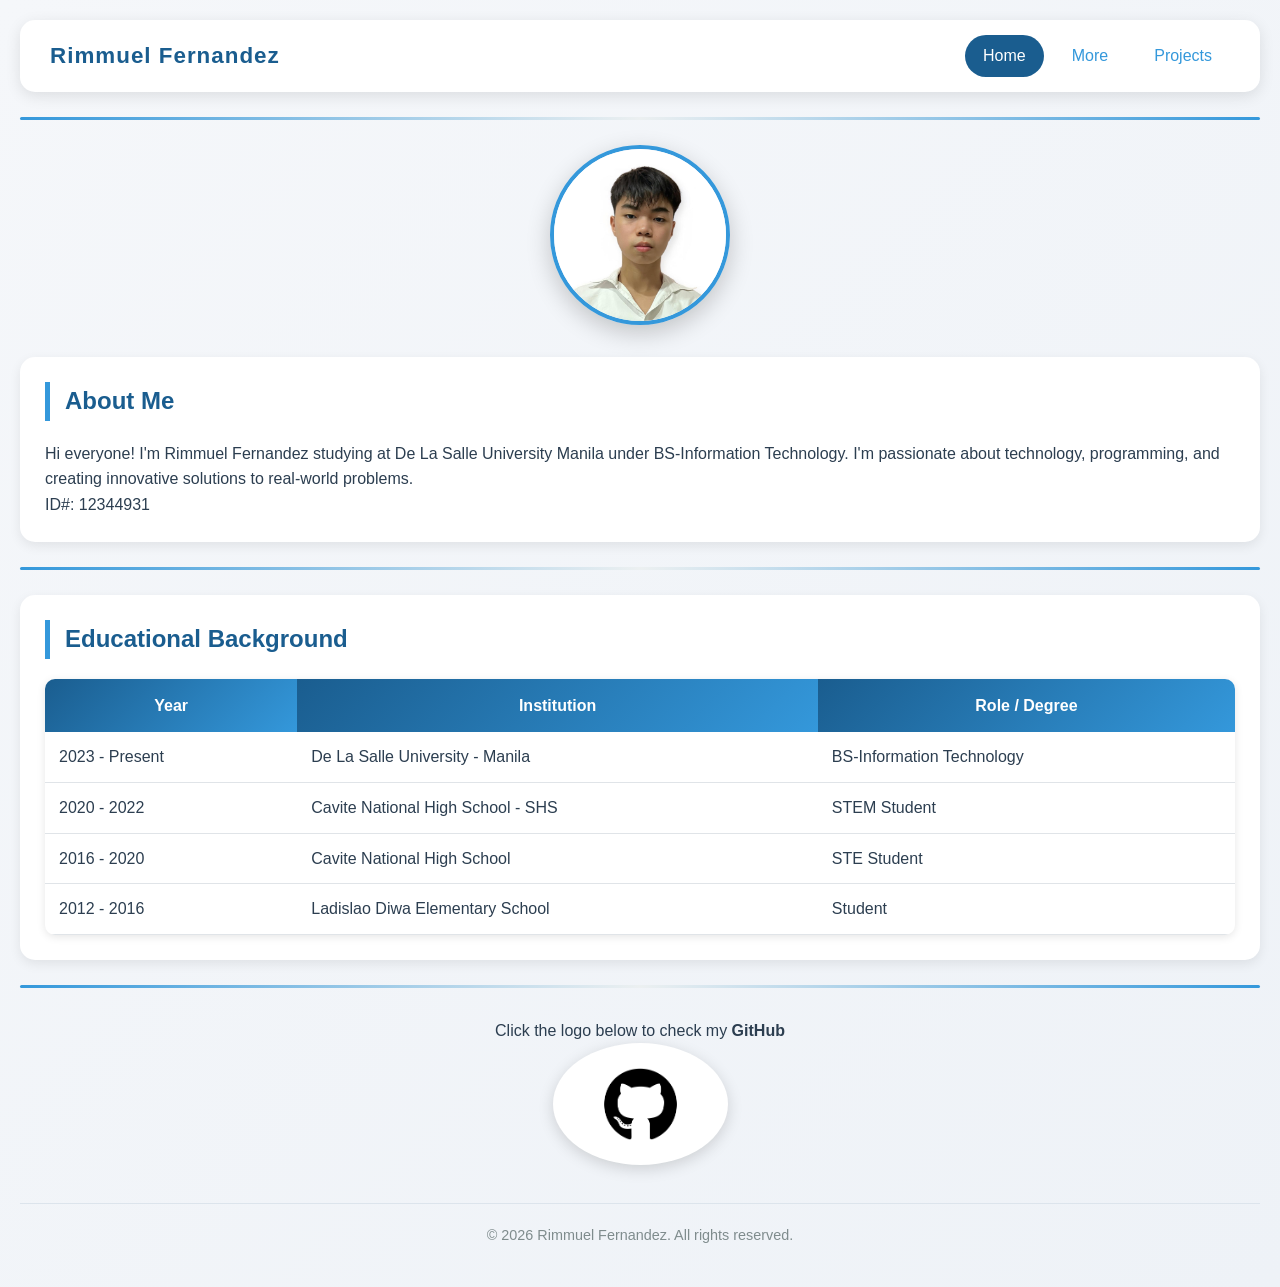
<file: index.html>
<!DOCTYPE html>



<head>
    <meta charset="UTF-8">
    <meta name="viewport" content="width=device-width, initial-scale=1.0">
    <title>Rimmuel Fernandez | Homepage</title>
    <link rel="stylesheet" href="style.css">

</head>

<body>

    <nav class="navbar">
        <div class="nav-brand">Rimmuel Fernandez</div>
        <div class="nav-links">
            <a href="index.html" class="active">Home</a>
            <a href="more.html">More</a>
            <a href="projects.html">Projects</a>
        </div>
    </nav>

    <hr class="divider">


    <div class="profile-container">
        <img src="picture1.jpg" alt="Rimmuel Fernandez profile photo" class="profile-img">
    
    </div>

    <section class="about-section">
        <h2>About Me</h2>
        <p>Hi everyone! I'm Rimmuel Fernandez studying at De La Salle University Manila under BS-Information Technology. I'm passionate about technology, programming, and creating innovative solutions to real-world problems.</p> 
        <p> ID#: 12344931</p>
    </section>

    <hr class="divider">


    <section class="education-section">
        <h2>Educational Background</h2>
        
        <table class="education-table">
            <thead>
                <tr>
                    <th>Year</th>
                    <th>Institution</th>
                    <th>Role / Degree</th>
                </tr>
            </thead>
            <tbody>
                <tr>
                    <td>2023 - Present</td>
                    <td>De La Salle University - Manila</td>
                    <td>BS-Information Technology</td>
                </tr>
                <tr>
                    <td>2020 - 2022</td>
                    <td>Cavite National High School - SHS</td>
                    <td>STEM Student</td>
                </tr>
                <tr>
                    <td>2016 - 2020</td>
                    <td>Cavite National High School</td>
                    <td>STE Student</td>
                </tr>
                <tr>
                    <td>2012 - 2016</td>
                    <td>Ladislao Diwa Elementary School</td>
                    <td>Student</td>
                </tr>
            </tbody>
        </table>
    </section>

    <hr class="divider">

    <div class="github-section">
        <p>Click the logo below to check my <strong>GitHub</strong></p>
        <a href="https://github.com/rienxyz" target="_blank" class="github-link">
            <img src="GitHub-Logo.png" alt="GitHub logo" class="github-logo">
        </a>
    </div>

    <footer class="footer">
        <p>&copy; 2026 Rimmuel Fernandez. All rights reserved.</p>
    </footer>
</body>
</html>
</file>
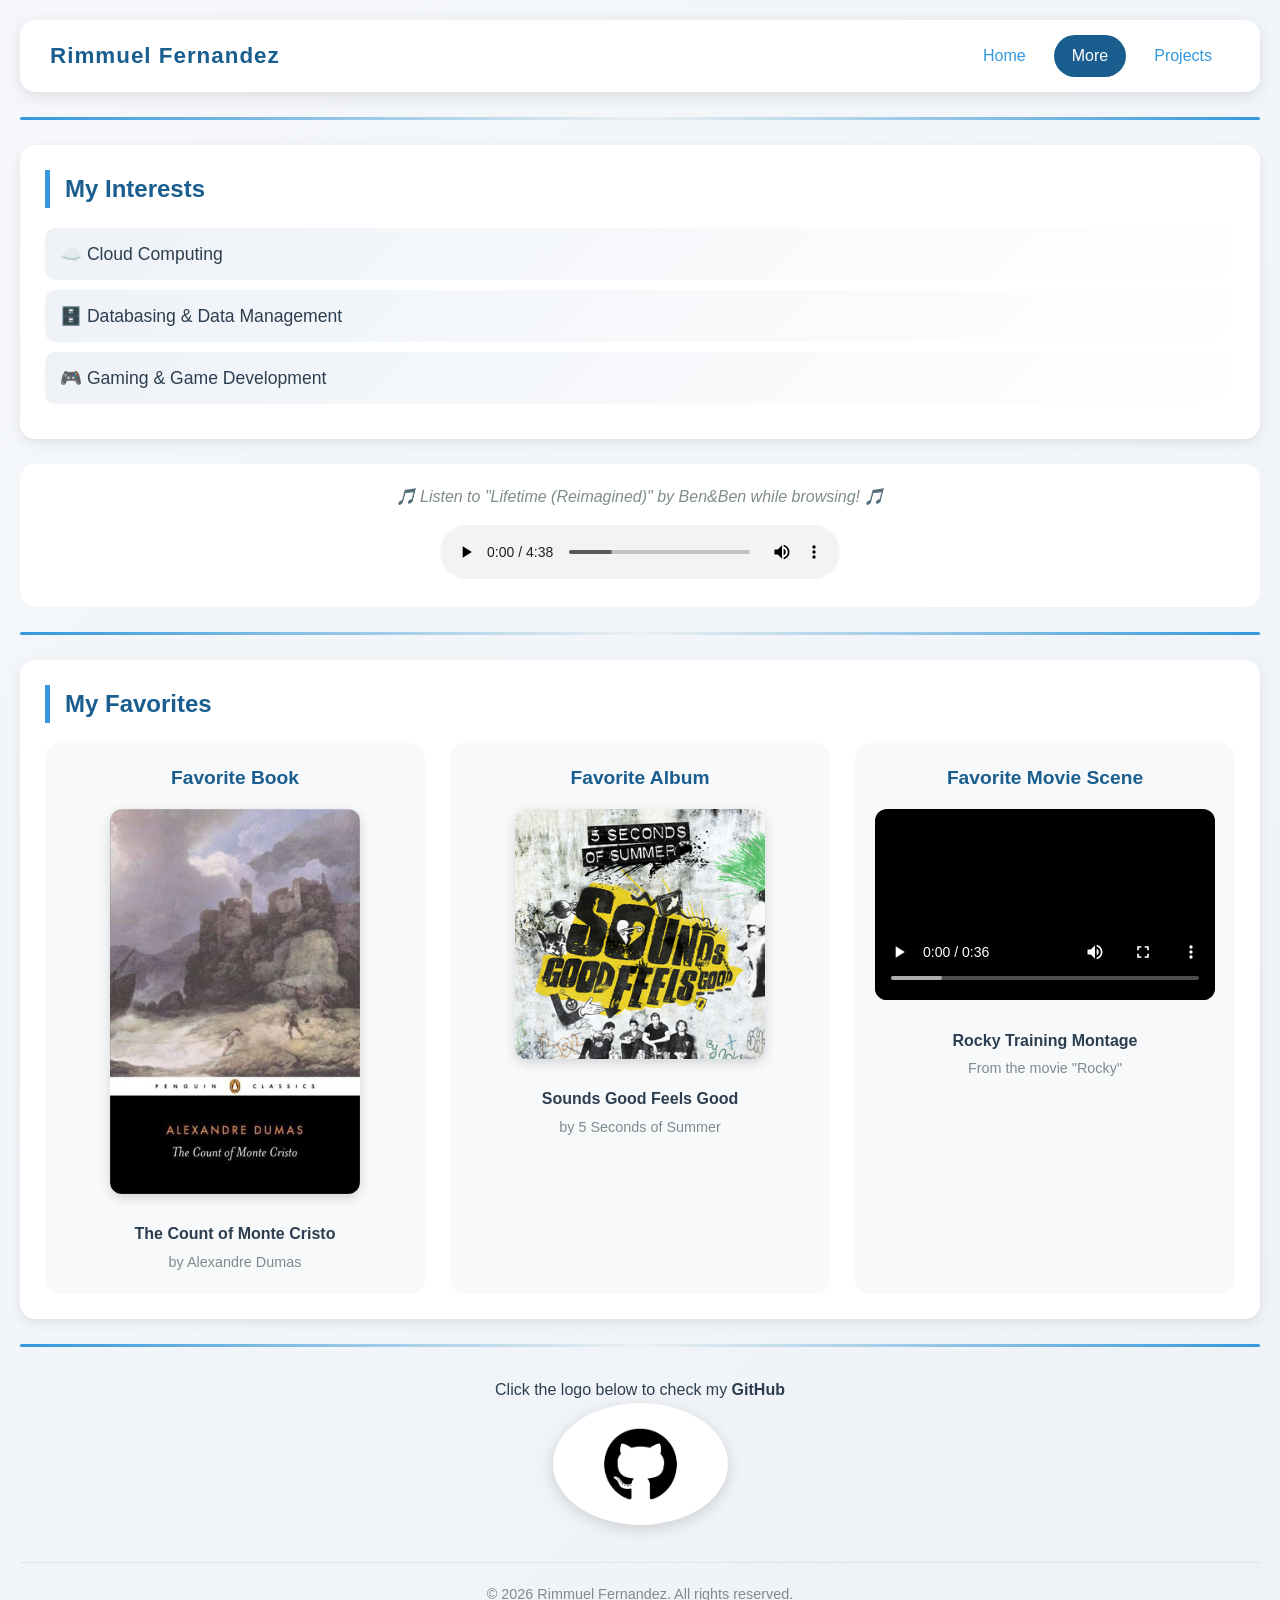
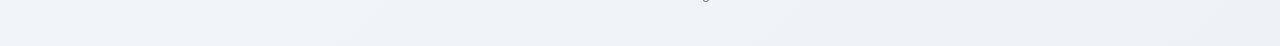
<file: more.html>
<!DOCTYPE html>


<head>
    <meta charset="UTF-8">
    <meta name="viewport" content="width=device-width, initial-scale=1.0">
    <title>Rimmuel Fernandez | More About Me</title>
    <link rel="stylesheet" href="style.css">
</head>

<body>
  
    <nav class="navbar">
        <div class="nav-brand">Rimmuel Fernandez</div>
        <div class="nav-links">
            <a href="index.html">Home</a>
            <a href="more.html" class="active">More</a>
            <a href="projects.html">Projects</a>
        </div>
    </nav>

    <hr class="divider">


    <section class="interests-section">
        <h2>My Interests</h2>
        <ul class="interests-list">
            <li>☁️ Cloud Computing</li>
            <li>🗄️ Databasing & Data Management</li>
            <li>🎮 Gaming & Game Development</li>
        </ul>
    </section>

  
    <div class="music-player">
        <p class="music-note">🎵 Listen to "Lifetime (Reimagined)" by Ben&Ben while browsing! 🎵</p>
        <audio controls class="audio-player">
            <source src="Ben&Ben - Lifetime (Reimagined).mp3" type="audio/mpeg">
            Your browser does not support the audio element.
        </audio>
    </div>

    <hr class="divider">

  
    <section class="favorites-section">
        <h2>My Favorites</h2>
        
        <div class="favorites-grid">
            <div class="favorite-card">
                <h3>Favorite Book</h3>
                <img src="favbook.jpg" alt="The Count of Monte Cristo book cover" class="favorite-img">
                <p class="favorite-title">The Count of Monte Cristo</p>
                <p class="favorite-author">by Alexandre Dumas</p>
            </div>

            <div class="favorite-card">
                <h3>Favorite Album</h3>
                <img src="favalbum.png" alt="Sounds Good Feels Good album cover" class="favorite-img">
                <p class="favorite-title">Sounds Good Feels Good</p>
                <p class="favorite-author">by 5 Seconds of Summer</p>
            </div>

            <div class="favorite-card">
                <h3>Favorite Movie Scene</h3>
                <video class="favorite-video" controls>
                    <source src="Rockyscenecorrect.mp4" type="video/mp4">
                    <source src="rockyscenewebm.webm" type="video/webm">
                    Your browser does not support the video tag.
                </video>
                <p class="favorite-title">Rocky Training Montage</p>
                <p class="favorite-author">From the movie "Rocky"</p>
            </div>
        </div>
    </section>

    <hr class="divider">

   
    <div class="github-section">
        <p>Click the logo below to check my <strong>GitHub</strong></p>
        <a href="https://github.com/rienxyz" target="_blank" class="github-link">
            <img src="GitHub-Logo.png" alt="GitHub logo" class="github-logo">
        </a>
    </div>

    <footer class="footer">
        <p>&copy; 2026 Rimmuel Fernandez. All rights reserved.</p>
    </footer>
</body>
</html>
</file>
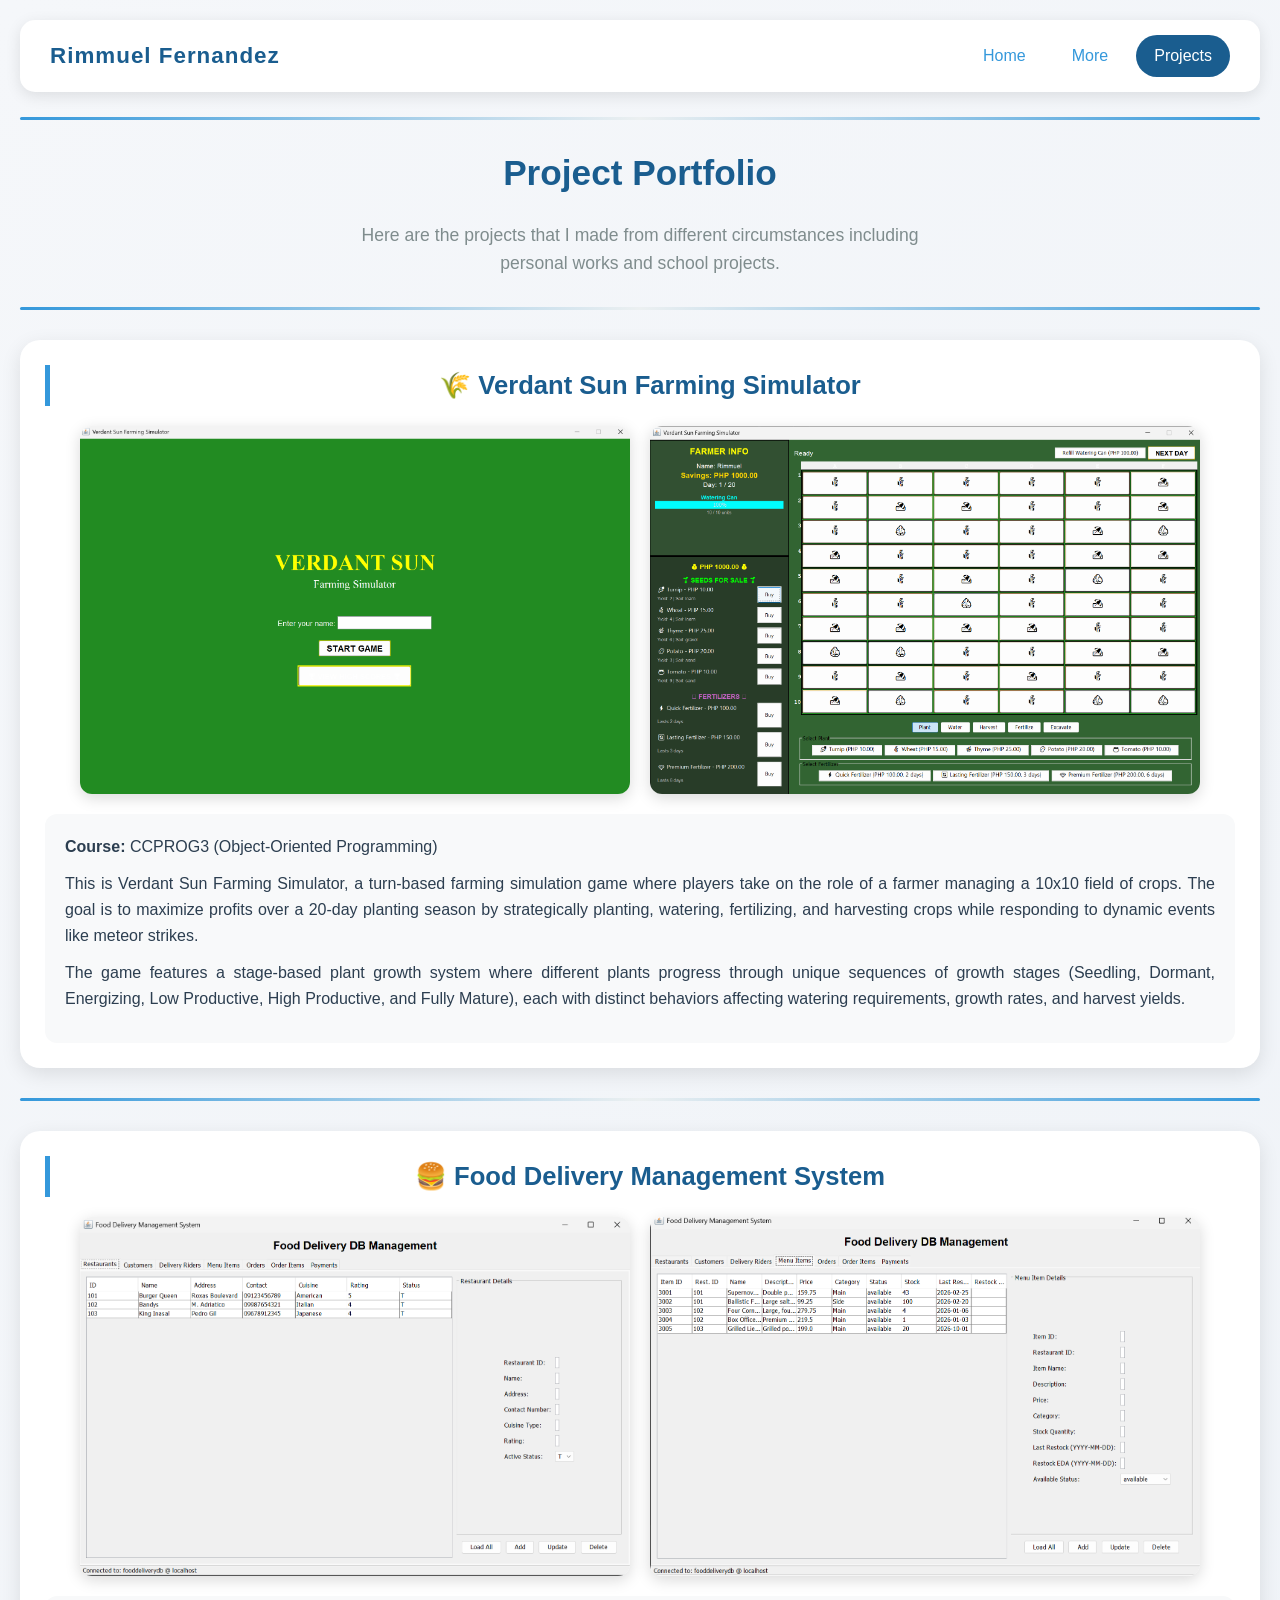
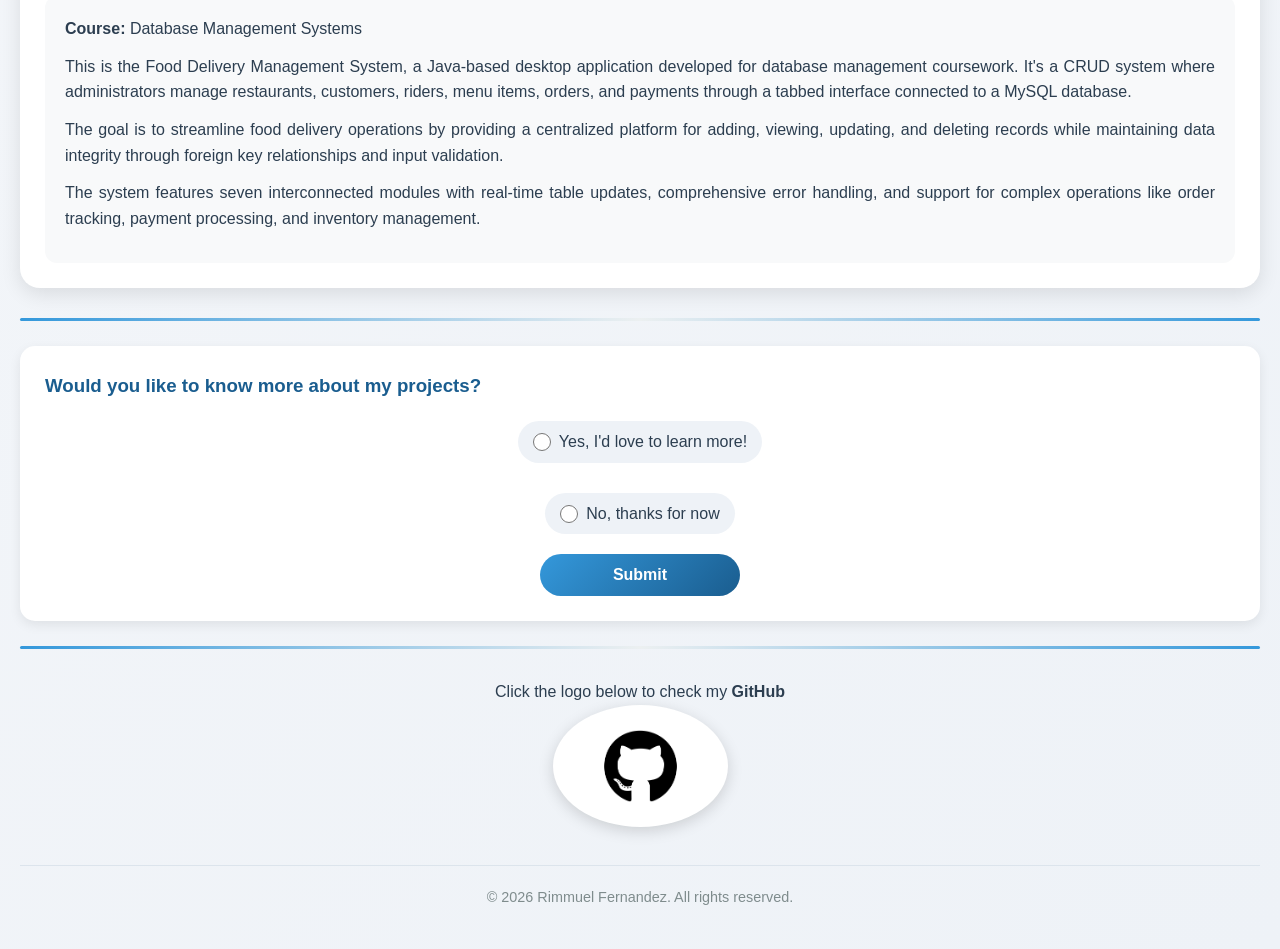
<file: projects.html>
<!DOCTYPE html>

<head>
    <meta charset="UTF-8">
    <meta name="viewport" content="width=device-width, initial-scale=1.0">
    <title>Rimmuel Fernandez | Projects Portfolio</title>
    <link rel="stylesheet" href="style.css">
</head>

<body>
    
    <nav class="navbar">
        <div class="nav-brand">Rimmuel Fernandez</div>
        <div class="nav-links">
            <a href="index.html">Home</a>
            <a href="more.html">More</a>
            <a href="projects.html" class="active">Projects</a>
        </div>
    </nav>

    <hr class="divider">

    
    <header class="projects-header">
        <h1>Project Portfolio</h1>
        <p class="projects-intro">Here are the projects that I made from different circumstances including personal works and school projects.</p>
    </header>

    <hr class="divider">

    <section class="project-card">
        <h2 class="project-title">🌾 Verdant Sun Farming Simulator</h2>
        
        <div class="project-gallery">
            <img src="VerdantSun1.png" alt="Verdant Sun Farming Simulator screenshot 1" class="project-img">
            <img src="VerdantSun2.png" alt="Verdant Sun Farming Simulator screenshot 2" class="project-img">
        </div>
        
        <div class="project-description">
            <p><strong>Course:</strong> CCPROG3 (Object-Oriented Programming)</p>
            <p>This is Verdant Sun Farming Simulator, a turn-based farming simulation game where players take on the role of a farmer managing a 10x10 field of crops. The goal is to maximize profits over a 20-day planting season by strategically planting, watering, fertilizing, and harvesting crops while responding to dynamic events like meteor strikes.</p>
            <p>The game features a stage-based plant growth system where different plants progress through unique sequences of growth stages (Seedling, Dormant, Energizing, Low Productive, High Productive, and Fully Mature), each with distinct behaviors affecting watering requirements, growth rates, and harvest yields.</p>
        </div>
    </section>

    <hr class="divider">

  
    <section class="project-card">
        <h2 class="project-title">🍔 Food Delivery Management System</h2>
        
        <div class="project-gallery">
            <img src="Dbapp1.png" alt="Food Delivery App screenshot 1" class="project-img">
            <img src="/Dbapp2.png" alt="Food Delivery App screenshot 2" class="project-img">
        </div>
        
        <div class="project-description">
            <p><strong>Course:</strong> Database Management Systems</p>
            <p>This is the Food Delivery Management System, a Java-based desktop application developed for database management coursework. It's a CRUD system where administrators manage restaurants, customers, riders, menu items, orders, and payments through a tabbed interface connected to a MySQL database.</p>
            <p>The goal is to streamline food delivery operations by providing a centralized platform for adding, viewing, updating, and deleting records while maintaining data integrity through foreign key relationships and input validation.</p>
            <p>The system features seven interconnected modules with real-time table updates, comprehensive error handling, and support for complex operations like order tracking, payment processing, and inventory management.</p>
        </div>
    </section>

    <hr class="divider">

  
    <div class="feedback-section">
        <h3>Would you like to know more about my projects?</h3>
        
        <form class="feedback-form" id="projectFeedback">
            <div class="radio-group">
                <label class="radio-label">
                    <input type="radio" name="choice" value="YES" required>
                    <span>Yes, I'd love to learn more!</span>
                </label>
                <label class="radio-label">
                    <input type="radio" name="choice" value="NO" required>
                    <span>No, thanks for now</span>
                </label>
            </div>
            <button type="submit" class="submit-btn">Submit</button>
        </form>
    </div>

    <hr class="divider">

   
    <div class="github-section">
        <p>Click the logo below to check my <strong>GitHub</strong></p>
        <a href="https://github.com/rienxyz" target="_blank" class="github-link">
            <img src="GitHub-Logo.png" alt="GitHub logo" class="github-logo">
        </a>
    </div>

    <footer class="footer">
        <p>&copy; 2026 Rimmuel Fernandez. All rights reserved.</p>
    </footer>


</body>

</html>
</file>
<file: style.css>
* {
    margin: 0;
    padding: 0;
    box-sizing: border-box;
}

body {
    font-family: 'Segoe UI', Tahoma, Geneva, Verdana, sans-serif;
    background: linear-gradient(135deg, #f5f7fa 0%, #eef2f7 100%);
    color: #2c3e50;
    line-height: 1.6;
    padding: 20px;
    min-height: 100vh;
}

.navbar {
    background: white;
    border-radius: 15px;
    padding: 15px 30px;
    display: flex;
    justify-content: space-between;
    align-items: center;
    box-shadow: 0 4px 15px rgba(0, 0, 0, 0.1);
    margin-bottom: 20px;
    flex-wrap: wrap;
    gap: 15px;
}

.nav-brand {
    font-size: 1.4em;
    font-weight: bold;
    color: #1a5d8f;
    letter-spacing: 1px;
}

.nav-links {
    display: flex;
    gap: 10px;
    flex-wrap: wrap;
}

.nav-links a {
    text-decoration: none;
    color: #3498db;
    font-weight: 500;
    padding: 8px 18px;
    border-radius: 25px;
    transition: all 0.3s ease;
}

.nav-links a:hover {
    background-color: #3498db;
    color: white;
    transform: translateY(-2px);
}

.nav-links a.active {
    background-color: #1a5d8f;
    color: white;
}


.divider {
    border: none;
    height: 3px;
    background: linear-gradient(90deg, #3498db, #ecf0f1, #3498db);
    margin: 25px 0;
    border-radius: 3px;
}

/* ---------- Profile Section ---------- */
.profile-container {
    text-align: center;
    margin: 20px 0;
}

.profile-img {
    width: 180px;
    height: 180px;
    border-radius: 50%;
    object-fit: cover;
    border: 4px solid #3498db;
    box-shadow: 0 8px 25px rgba(0, 0, 0, 0.2);
    transition: transform 0.3s ease;
}

.profile-img:hover {
    transform: scale(1.02);
}

.about-section, .education-section, .interests-section, 
.favorites-section, .feedback-section {
    background: white;
    padding: 25px;
    border-radius: 15px;
    margin: 25px 0;
    box-shadow: 0 4px 12px rgba(0, 0, 0, 0.08);
}

h1, h2, h3 {
    color: #1a5d8f;
    margin-bottom: 20px;
}

h2 {
    border-left: 5px solid #3498db;
    padding-left: 15px;
}

h1 {
    text-align: center;
    font-size: 2.2em;
}


.education-table {
    width: 100%;
    border-collapse: collapse;
    background: white;
    border-radius: 10px;
    overflow: hidden;
    box-shadow: 0 2px 8px rgba(0, 0, 0, 0.1);
}

.education-table th {
    background: linear-gradient(135deg, #1a5d8f, #3498db);
    color: white;
    padding: 14px;
    font-weight: 600;
}

.education-table td {
    padding: 12px 14px;
    border-bottom: 1px solid #e0e4e8;
}

.education-table tr:hover {
    background-color: #f0f4f8;
}


.interests-list {
    list-style: none;
    padding: 0;
}

.interests-list li {
    padding: 12px 15px;
    margin: 10px 0;
    background: linear-gradient(135deg, #eef2f7, #ffffff);
    border-radius: 10px;
    font-size: 1.1em;
    transition: all 0.3s ease;
    cursor: pointer;
}

.interests-list li:hover {
    transform: translateX(10px);
    background: linear-gradient(135deg, #3498db20, #ffffff);
    box-shadow: 0 2px 8px rgba(52, 152, 219, 0.2);
}


.music-player {
    background: white;
    padding: 20px;
    border-radius: 15px;
    margin: 20px 0;
    text-align: center;
}

.music-note {
    font-style: italic;
    color: #7f8c8d;
    margin-bottom: 15px;
}

.audio-player {
    width: 100%;
    max-width: 400px;
    margin: 0 auto;
}


.favorites-grid {
    display: grid;
    grid-template-columns: repeat(auto-fit, minmax(280px, 1fr));
    gap: 25px;
    margin-top: 20px;
}

.favorite-card {
    background: #f8f9fa;
    border-radius: 15px;
    padding: 20px;
    text-align: center;
    transition: transform 0.3s ease, box-shadow 0.3s ease;
}

.favorite-card:hover {
    transform: translateY(-5px);
    box-shadow: 0 8px 25px rgba(0, 0, 0, 0.15);
}

.favorite-card h3 {
    margin-bottom: 15px;
    font-size: 1.2em;
}

.favorite-img {
    width: 100%;
    max-width: 250px;
    height: auto;
    border-radius: 12px;
    box-shadow: 0 4px 12px rgba(0, 0, 0, 0.15);
    margin-bottom: 12px;
}

.favorite-video {
    width: 100%;
    max-width: 350px;
    border-radius: 12px;
    margin-bottom: 12px;
}

.favorite-title {
    font-weight: bold;
    color: #2c3e50;
    margin: 8px 0 4px;
}

.favorite-author {
    font-size: 0.9em;
    color: #7f8c8d;
}


.projects-header {
    text-align: center;
    margin-bottom: 30px;
}

.projects-intro {
    font-size: 1.1em;
    color: #7f8c8d;
    max-width: 600px;
    margin: 0 auto;
}

.project-card {
    background: white;
    border-radius: 20px;
    padding: 25px;
    margin: 30px 0;
    box-shadow: 0 6px 20px rgba(0, 0, 0, 0.1);
}

.project-title {
    text-align: center;
    font-size: 1.6em;
    margin-bottom: 20px;
    color: #1a5d8f;
}

.project-gallery {
    display: flex;
    flex-wrap: wrap;
    justify-content: center;
    gap: 20px;
    margin: 20px 0;
}

.project-img {
    width: 100%;
    max-width: 550px;
    border-radius: 12px;
    box-shadow: 0 4px 15px rgba(0, 0, 0, 0.15);
    transition: transform 0.3s ease;
}

.project-img:hover {
    transform: scale(1.02);
}

.project-description {
    background: #f8f9fa;
    padding: 20px;
    border-radius: 12px;
    margin-top: 15px;
}

.project-description p {
    margin-bottom: 12px;
    text-align: justify;
}


.feedback-form {
    max-width: 450px;
    margin: 0 auto;
}

.radio-group {
    display: flex;
    gap: 30px;
    justify-content: center;
    margin-bottom: 20px;
    flex-wrap: wrap;
}

.radio-label {
    display: flex;
    align-items: center;
    gap: 8px;
    cursor: pointer;
    padding: 8px 15px;
    background: #eef2f7;
    border-radius: 30px;
    transition: all 0.3s ease;
}

.radio-label:hover {
    background: #3498db20;
}

.radio-label input[type="radio"] {
    cursor: pointer;
    width: 18px;
    height: 18px;
}

.submit-btn {
    display: block;
    width: 100%;
    max-width: 200px;
    margin: 0 auto;
    background: linear-gradient(135deg, #3498db, #1a5d8f);
    color: white;
    border: none;
    padding: 12px 25px;
    border-radius: 30px;
    font-size: 1em;
    font-weight: 600;
    cursor: pointer;
    transition: all 0.3s ease;
}

.submit-btn:hover {
    transform: translateY(-2px);
    box-shadow: 0 6px 15px rgba(52, 152, 219, 0.4);
}


.github-section {
    text-align: center;
    margin: 30px 0;
}

.github-link {
    display: inline-block;
    transition: transform 0.3s ease;
}

.github-link:hover {
    transform: scale(1.05);
}

.github-logo {
    width: 175px;
    height: auto;
    border-radius: 50%;
    background: white;
    padding: 8px;
    box-shadow: 0 4px 15px rgba(0, 0, 0, 0.15);
}


.footer {
    text-align: center;
    padding: 20px;
    margin-top: 30px;
    color: #7f8c8d;
    font-size: 0.9em;
    border-top: 1px solid #dce4ec;
}


@media (max-width: 768px) {
    body {
        padding: 15px;
    }
    
    .navbar {
        flex-direction: column;
        text-align: center;
    }
    
    .nav-brand {
        font-size: 1.2em;
    }
    
    h1 {
        font-size: 1.8em;
    }
    
    h2 {
        font-size: 1.4em;
    }
    
    .project-gallery {
        flex-direction: column;
        align-items: center;
    }
    
    .favorites-grid {
        grid-template-columns: 1fr;
    }
    
    .radio-group {
        gap: 15px;
    }
    
    .education-table {
        font-size: 0.9em;
    }
    
    .education-table th, 
    .education-table td {
        padding: 8px 10px;
    }
}

@media (max-width: 480px) {
    .nav-links {
        flex-direction: column;
        width: 100%;
    }
    
    .nav-links a {
        text-align: center;
    }
    
    .project-title {
        font-size: 1.3em;
    }
    
    .about-section, .education-section, .project-card {
        padding: 15px;
    }
}


@keyframes fadeIn {
    from {
        opacity: 0;
        transform: translateY(20px);
    }
    to {
        opacity: 1;
        transform: translateY(0);
    }
}

body > * {
    animation: fadeIn 0.5s ease-out;
}
</file>
